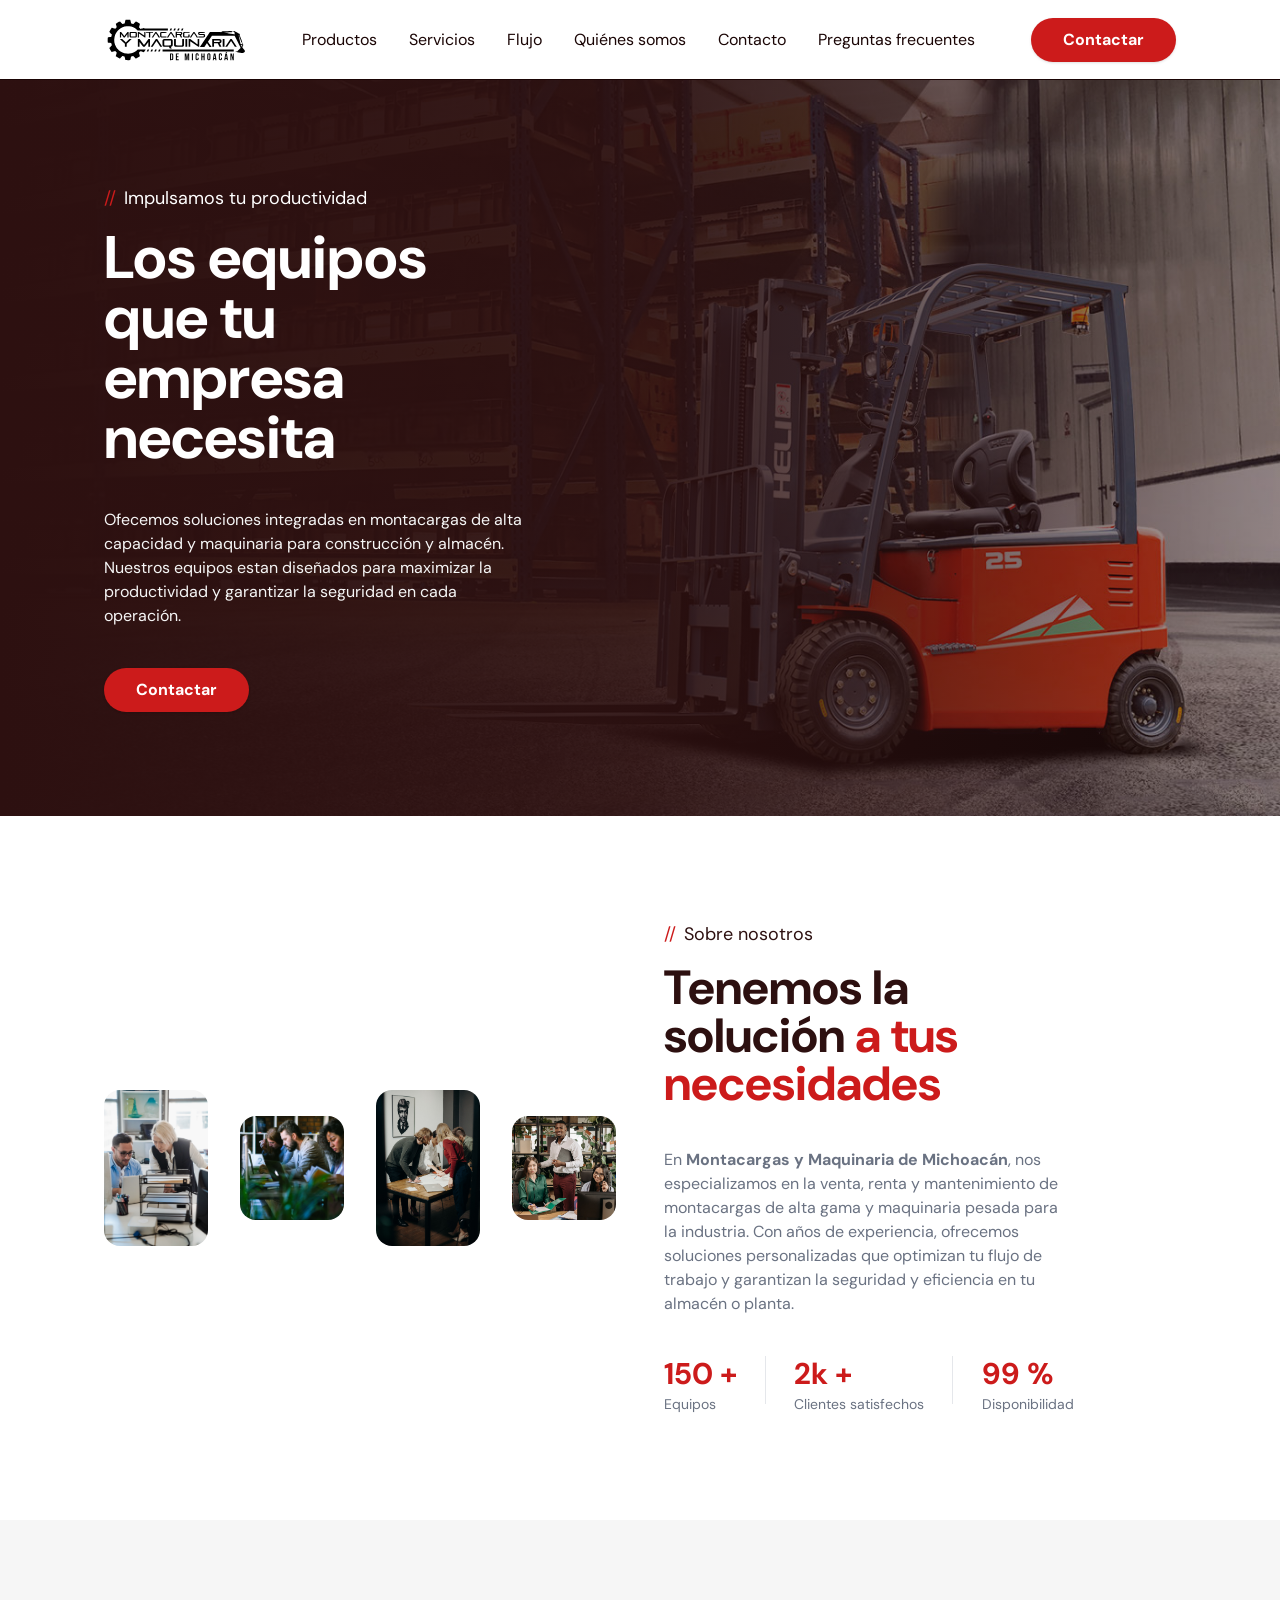
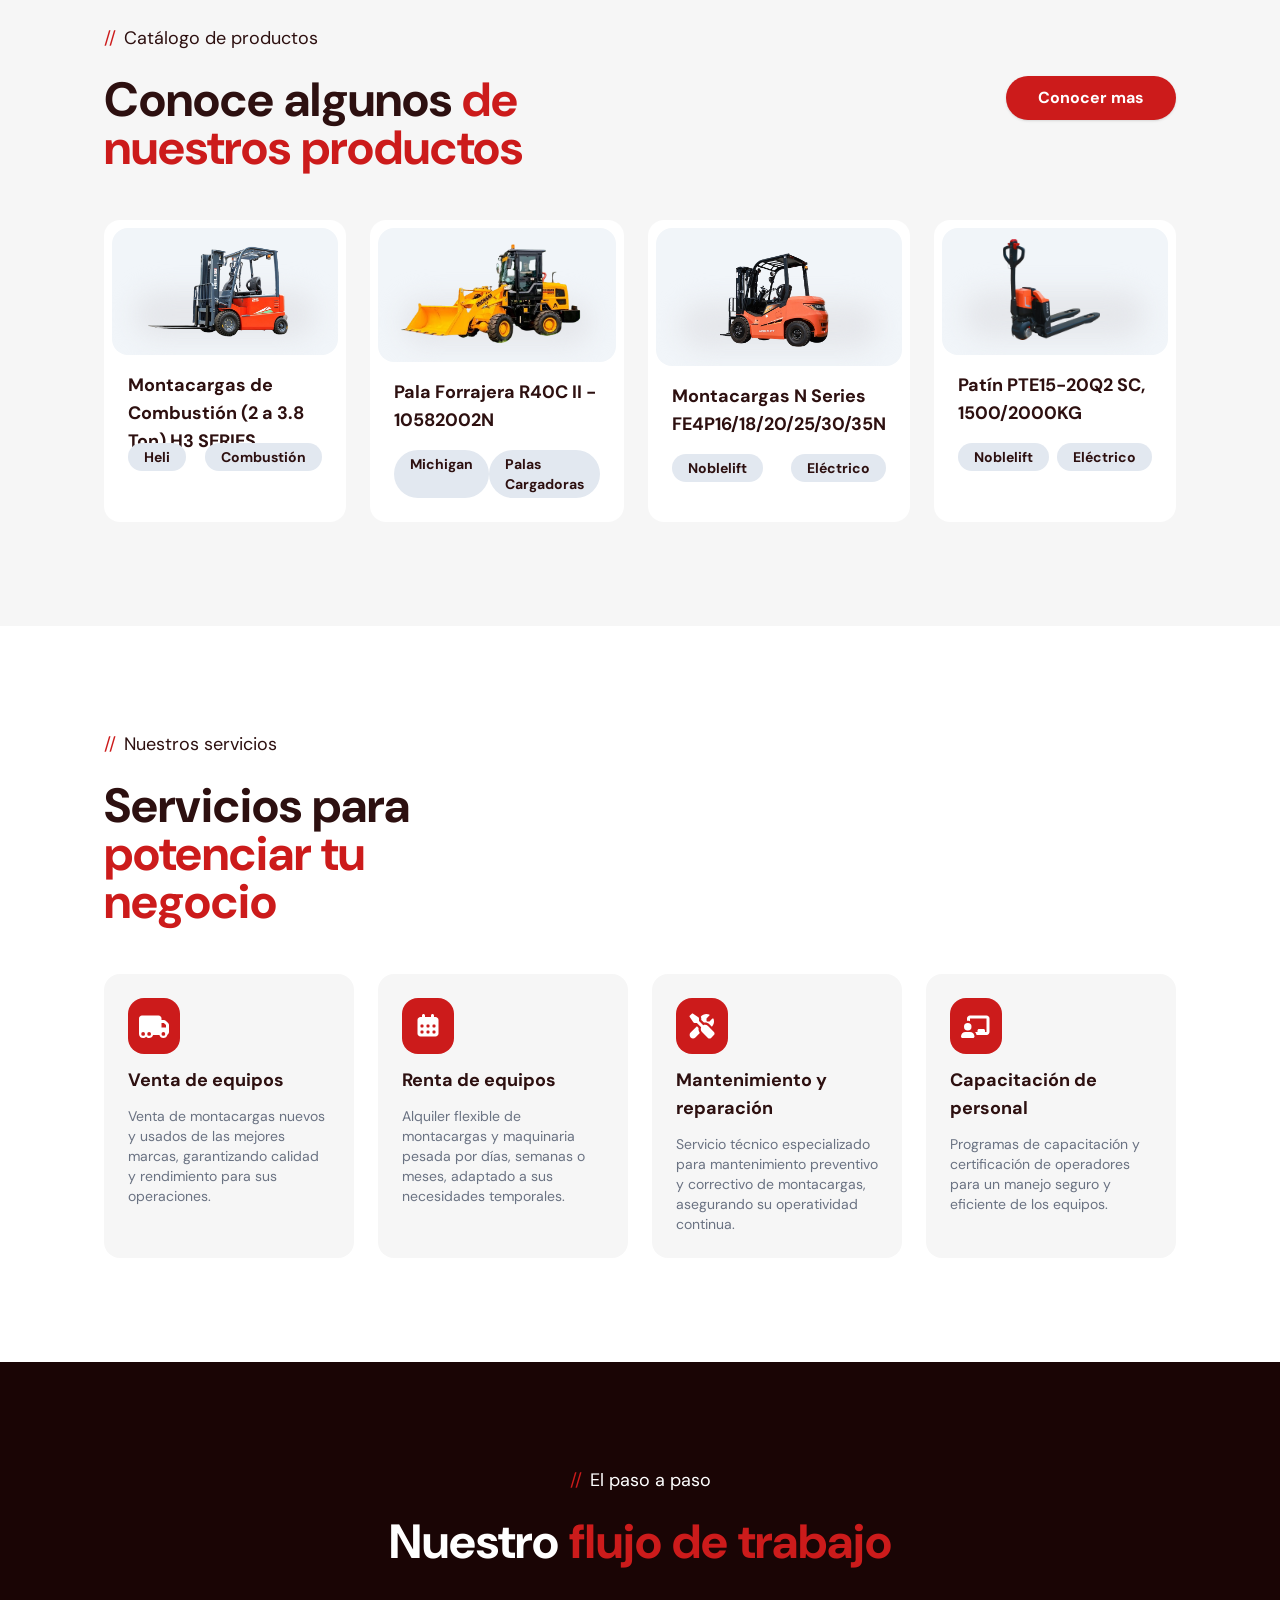
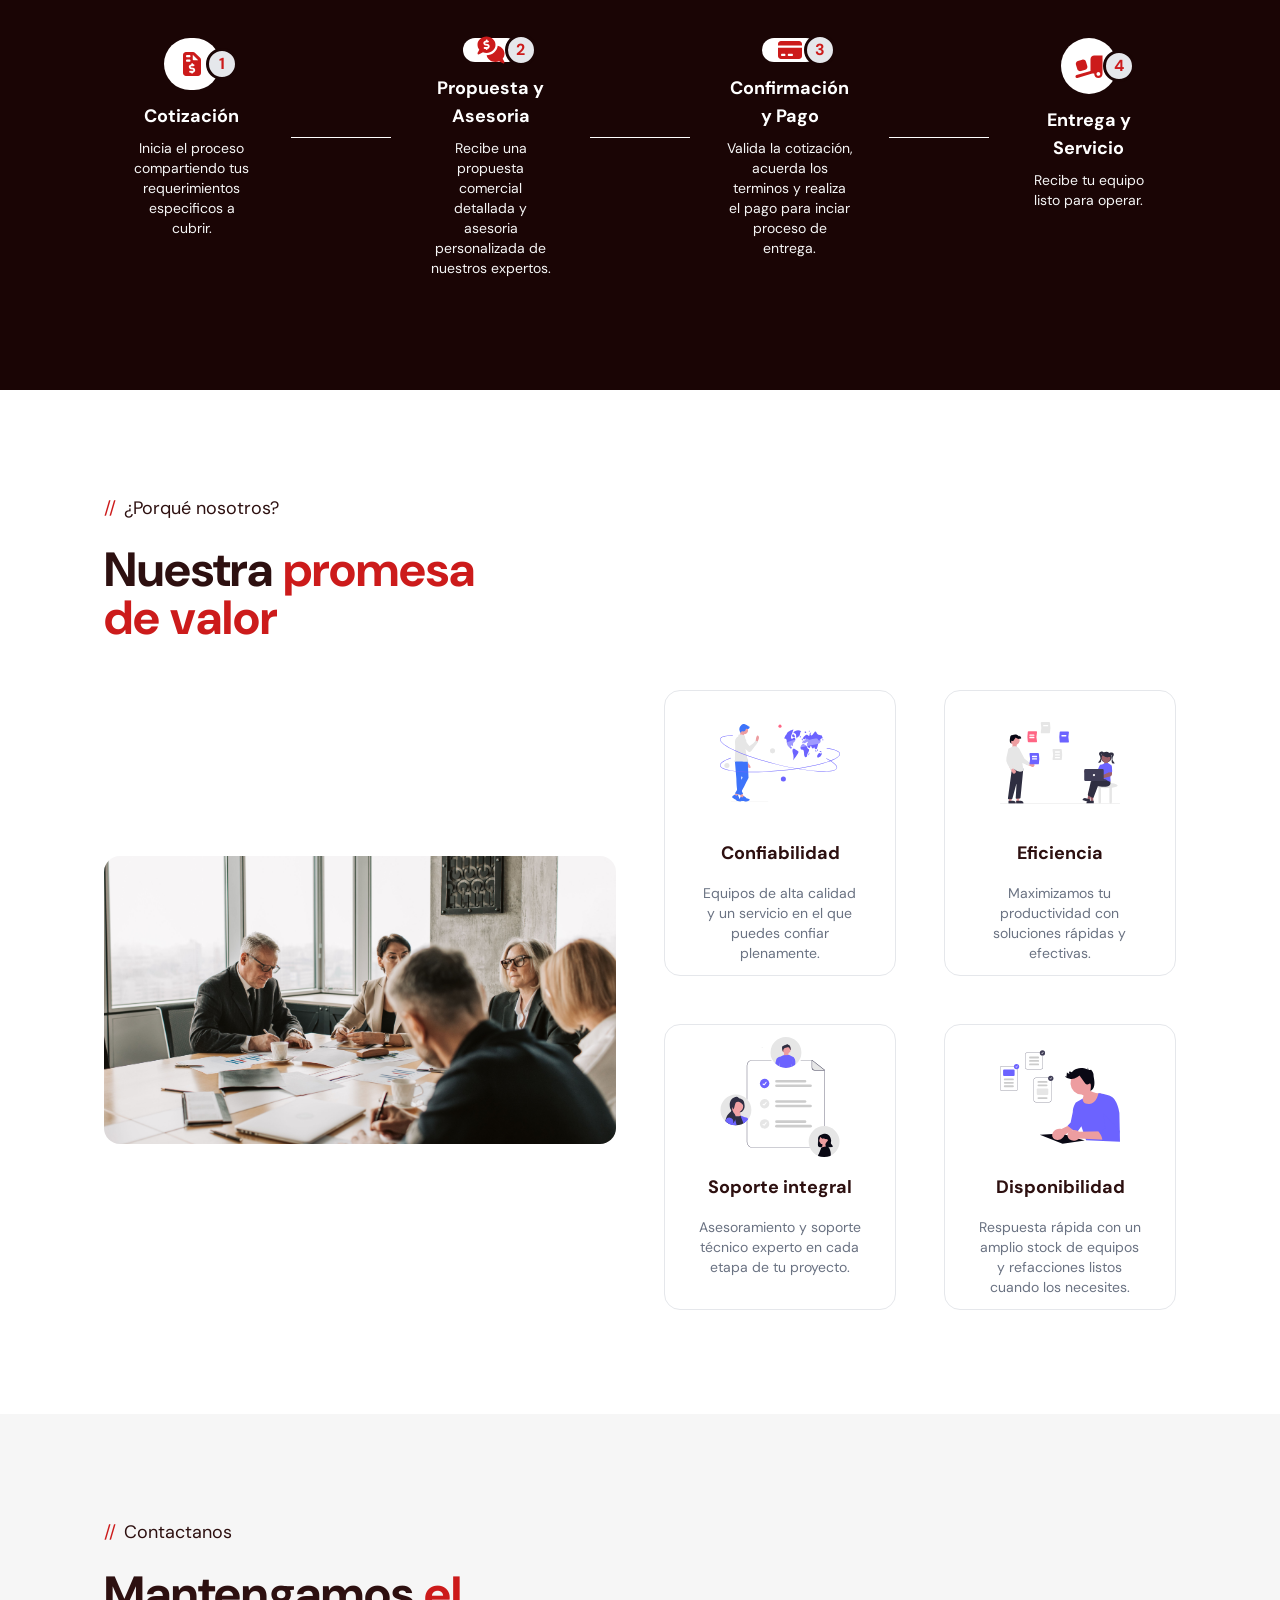
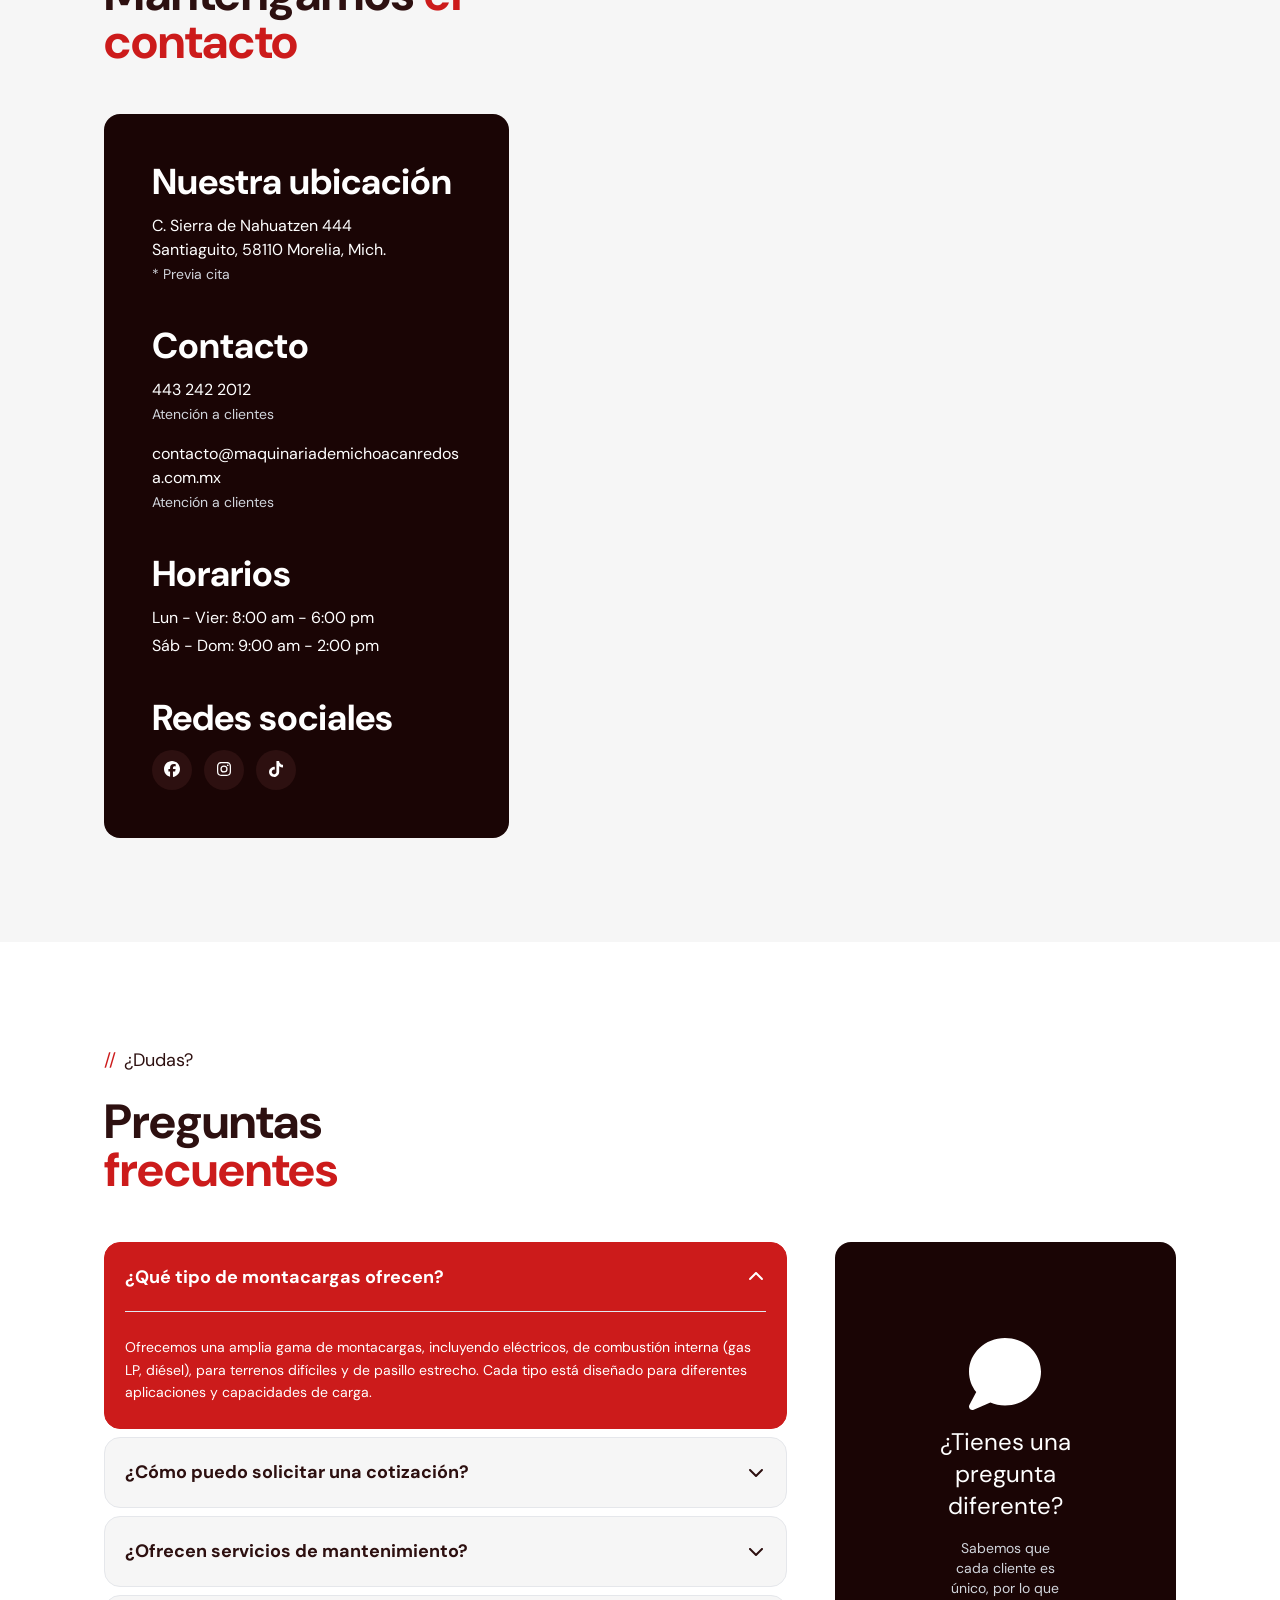
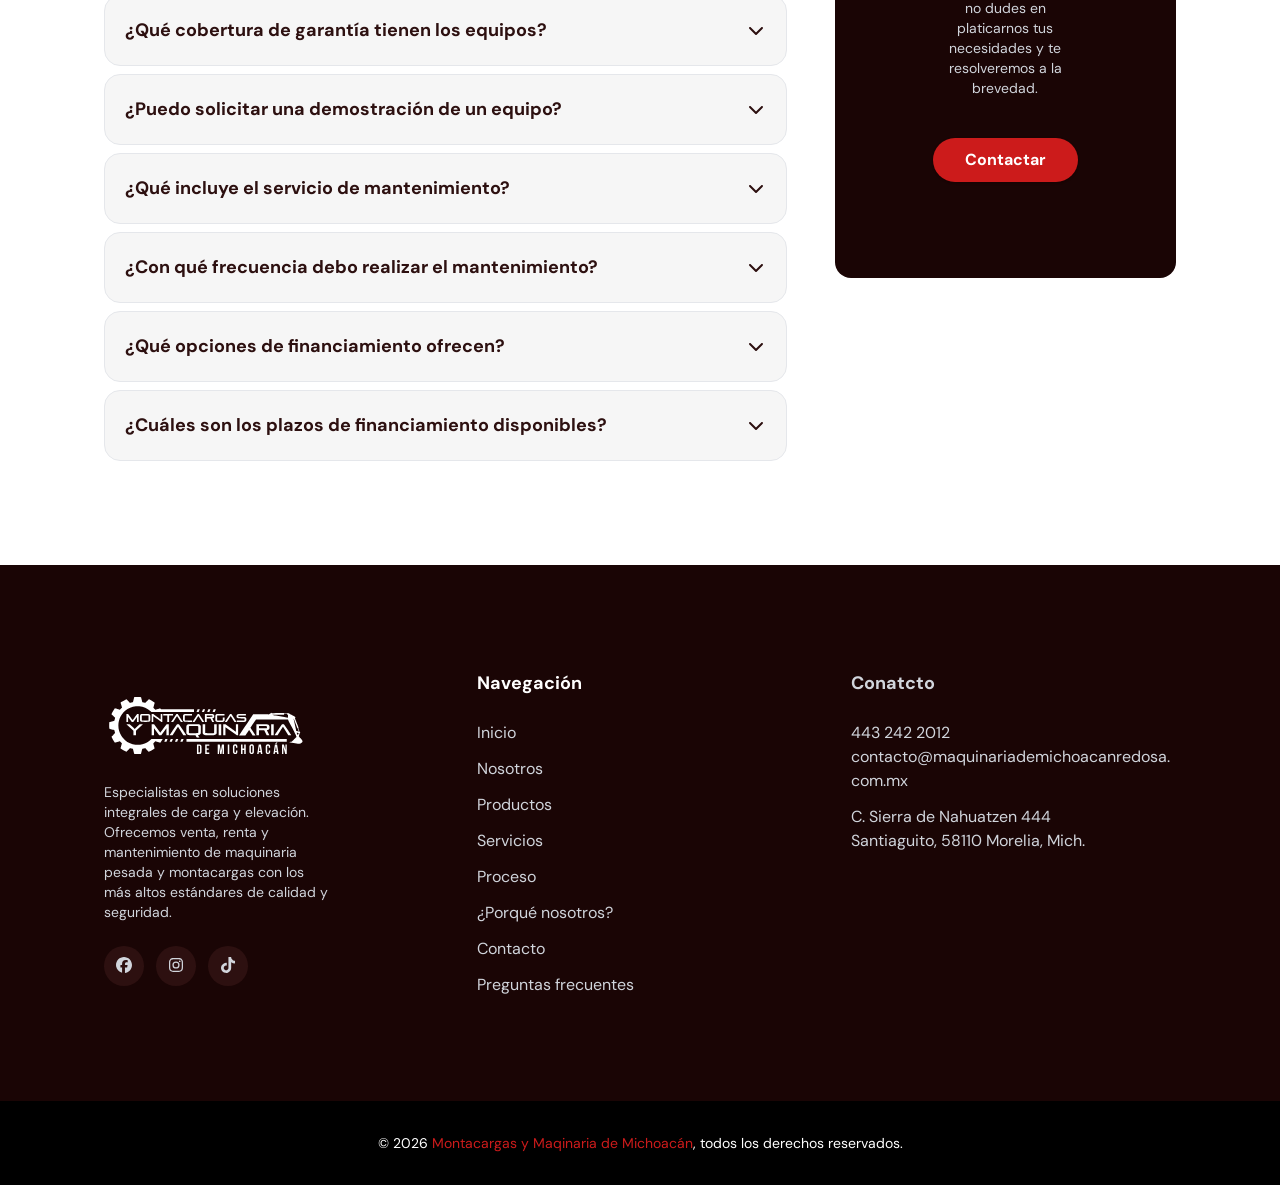
<file: index.html>
<!doctype html>
<html lang="en">
  <head>
    <meta charset="UTF-8" />

    <link
      rel="apple-touch-icon"
      sizes="57x57"
      href="/favicon/apple-icon-57x57.png"
    />
    <link
      rel="apple-touch-icon"
      sizes="60x60"
      href="/favicon/apple-icon-60x60.png"
    />
    <link
      rel="apple-touch-icon"
      sizes="72x72"
      href="/favicon/apple-icon-72x72.png"
    />
    <link
      rel="apple-touch-icon"
      sizes="76x76"
      href="/favicon/apple-icon-76x76.png"
    />
    <link
      rel="apple-touch-icon"
      sizes="114x114"
      href="/favicon/apple-icon-114x114.png"
    />
    <link
      rel="apple-touch-icon"
      sizes="120x120"
      href="/favicon/apple-icon-120x120.png"
    />
    <link
      rel="apple-touch-icon"
      sizes="144x144"
      href="/favicon/apple-icon-144x144.png"
    />
    <link
      rel="apple-touch-icon"
      sizes="152x152"
      href="/favicon/apple-icon-152x152.png"
    />
    <link
      rel="apple-touch-icon"
      sizes="180x180"
      href="/favicon/apple-icon-180x180.png"
    />
    <link
      rel="icon"
      type="image/png"
      sizes="192x192"
      href="/favicon/android-icon-192x192.png"
    />
    <link
      rel="icon"
      type="image/png"
      sizes="32x32"
      href="/favicon/favicon-32x32.png"
    />
    <link
      rel="icon"
      type="image/png"
      sizes="96x96"
      href="/favicon/favicon-96x96.png"
    />
    <link
      rel="icon"
      type="image/png"
      sizes="16x16"
      href="/favicon/favicon-16x16.png"
    />
    <link rel="manifest" href="/favicon/manifest.json" />
    <meta name="msapplication-TileColor" content="#ffffff" />
    <meta name="msapplication-TileImage" content="/ms-icon-144x144.png" />
    <meta name="theme-color" content="#ffffff" />
    <link
      rel="stylesheet"
      href="https://fonts.googleapis.com/css2?family=Material+Symbols+Outlined:opsz,wght,FILL,GRAD@20..48,100..700,0..1,-50..200"
    />
    <meta name="viewport" content="width=device-width, initial-scale=1.0" />

    <!-- Meta Tags Básicos -->
    <meta
      name="description"
      content="Venta, renta, capacitación y mantenimeinto de equipos de montacargas y maquinaria pesada."
    />
    <meta
      name="keywords"
      content="Maquinaria, Montacargas, Heli, Michigan, Hanomag, Noblelift, Michoacán, Morelia, Patines"
    />
    <meta name="author" content="Montacargas y maquinaria de Michoacán" />
    <!-- Canonical URL -->
    <link rel="canonical" href="https://maquinariademichoacanredosa.com.mx/" />

    <!-- Open Graph / Facebook -->
    <meta property="og:type" content="website" />
    <meta
      property="og:url"
      content="https://maquinariademichoacanredosa.com.mx/"
    />
    <meta
      property="og:title"
      content="Montacargas y Maquinaria de Michcoacán"
    />
    <meta
      property="og:description"
      content="Venta, renta, capacitación y mantenimeinto de equipos de montacargas y maquinaria pesada"
    />
    <meta
      property="og:image"
      content="https://maquinariademichoacanredosa.com.mx/"
    />
    <meta property="og:locale" content="es_MX" />

    <!-- Twitter Card -->
    <meta name="twitter:card" content="summary_large_image" />
    <meta
      name="twitter:url"
      content="https://maquinariademichoacanredosa.com.mx/"
    />
    <meta
      name="twitter:title"
      content="Montacargas y Maquinaria de Michoacán"
    />
    <meta
      name="twitter:description"
      content="Venta, renta, capacitación y mantenimeinto de equipos de montacargas y maquinaria pesada"
    />
    <meta
      name="twitter:image"
      content="https://maquinariademichoacanredosa.com.mx/"
    />

    <!-- Favicon -->
    <link rel="icon" type="image/svg+xml" href="/favicon.png" />
    <link rel="apple-touch-icon" href="/apple-touch-icon.png" />

    <!-- Robots -->
    <meta name="robots" content="index, follow" />
    <title>MM De Michoacán</title>
    <script type="module" crossorigin src="/assets/index-CwBnIhEj.js"></script>
    <link rel="stylesheet" crossorigin href="/assets/index-GcIn9LvR.css" />
  </head>
  <body>
    <div id="root"></div>
  </body>
</html>
</file>
<file: assets/index-GcIn9LvR.css>
/*! tailwindcss v4.3.1 | MIT License | https://tailwindcss.com */
@layer properties{@supports (((-webkit-hyphens:none)) and (not (margin-trim:inline))) or ((-moz-orient:inline) and (not (color:rgb(from red r g b)))){*,:before,:after,::backdrop{--tw-translate-x:0;--tw-translate-y:0;--tw-translate-z:0;--tw-scale-x:1;--tw-scale-y:1;--tw-scale-z:1;--tw-rotate-x:initial;--tw-rotate-y:initial;--tw-rotate-z:initial;--tw-skew-x:initial;--tw-skew-y:initial;--tw-border-style:solid;--tw-gradient-position:initial;--tw-gradient-from:#0000;--tw-gradient-via:#0000;--tw-gradient-to:#0000;--tw-gradient-stops:initial;--tw-gradient-via-stops:initial;--tw-gradient-from-position:0%;--tw-gradient-via-position:50%;--tw-gradient-to-position:100%;--tw-leading:initial;--tw-font-weight:initial;--tw-shadow:0 0 #0000;--tw-shadow-color:initial;--tw-shadow-alpha:100%;--tw-inset-shadow:0 0 #0000;--tw-inset-shadow-color:initial;--tw-inset-shadow-alpha:100%;--tw-ring-color:initial;--tw-ring-shadow:0 0 #0000;--tw-inset-ring-color:initial;--tw-inset-ring-shadow:0 0 #0000;--tw-ring-inset:initial;--tw-ring-offset-width:0px;--tw-ring-offset-color:#fff;--tw-ring-offset-shadow:0 0 #0000;--tw-blur:initial;--tw-brightness:initial;--tw-contrast:initial;--tw-grayscale:initial;--tw-hue-rotate:initial;--tw-invert:initial;--tw-opacity:initial;--tw-saturate:initial;--tw-sepia:initial;--tw-drop-shadow:initial;--tw-drop-shadow-color:initial;--tw-drop-shadow-alpha:100%;--tw-drop-shadow-size:initial;--tw-duration:initial;--tw-ease:initial;--tw-content:""}}}@layer theme{:root,:host{--font-sans:ui-sans-serif, system-ui, sans-serif, "Apple Color Emoji", "Segoe UI Emoji", "Segoe UI Symbol", "Noto Color Emoji";--font-mono:ui-monospace, SFMono-Regular, Menlo, Monaco, Consolas, "Liberation Mono", "Courier New", monospace;--color-indigo-500:oklch(58.5% .233 277.117);--color-slate-100:oklch(96.8% .007 247.896);--color-slate-200:oklch(92.9% .013 255.508);--color-gray-50:oklch(98.5% .002 247.839);--color-gray-200:oklch(92.8% .006 264.531);--color-gray-300:oklch(87.2% .01 258.338);--color-gray-500:oklch(55.1% .027 264.364);--color-black:#000;--color-white:#fff;--spacing:.25rem;--text-sm:.875rem;--text-sm--line-height:calc(1.25 / .875);--text-lg:1.125rem;--text-lg--line-height:calc(1.75 / 1.125);--text-2xl:1.5rem;--text-2xl--line-height:calc(2 / 1.5);--text-3xl:1.875rem;--text-3xl--line-height:calc(2.25 / 1.875);--text-4xl:2.25rem;--text-4xl--line-height:calc(2.5 / 2.25);--text-5xl:3rem;--text-5xl--line-height:1;--text-6xl:3.75rem;--text-6xl--line-height:1;--text-7xl:4.5rem;--text-7xl--line-height:1;--font-weight-bold:700;--leading-relaxed:1.625;--radius-2xl:1rem;--ease-in-out:cubic-bezier(.4, 0, .2, 1);--blur-md:12px;--aspect-video:16 / 9;--default-transition-duration:.15s;--default-transition-timing-function:cubic-bezier(.4, 0, .2, 1);--default-font-family:var(--font-sans);--default-mono-font-family:var(--font-mono);--color-mw-section-secondary:#1a0505;--color-mw-accent:#cc1b1b;--color-mw-accent-hover:#a81515;--color-mw-primary:#2d1010;--color-mw-secondary:#f6f6f6;--font-dm-sans:"DM Sans"}}@layer base{*,:after,:before,::backdrop{box-sizing:border-box;border:0 solid;margin:0;padding:0}::file-selector-button{box-sizing:border-box;border:0 solid;margin:0;padding:0}html,:host{-webkit-text-size-adjust:100%;tab-size:4;line-height:1.5;font-family:var(--default-font-family,ui-sans-serif, system-ui, sans-serif, "Apple Color Emoji", "Segoe UI Emoji", "Segoe UI Symbol", "Noto Color Emoji");font-feature-settings:var(--default-font-feature-settings,normal);font-variation-settings:var(--default-font-variation-settings,normal);-webkit-tap-highlight-color:transparent}hr{height:0;color:inherit;border-top-width:1px}abbr:where([title]){-webkit-text-decoration:underline dotted;text-decoration:underline dotted}h1,h2,h3,h4,h5,h6{font-size:inherit;font-weight:inherit}a{color:inherit;-webkit-text-decoration:inherit;-webkit-text-decoration:inherit;-webkit-text-decoration:inherit;-webkit-text-decoration:inherit;text-decoration:inherit}b,strong{font-weight:bolder}code,kbd,samp,pre{font-family:var(--default-mono-font-family,ui-monospace, SFMono-Regular, Menlo, Monaco, Consolas, "Liberation Mono", "Courier New", monospace);font-feature-settings:var(--default-mono-font-feature-settings,normal);font-variation-settings:var(--default-mono-font-variation-settings,normal);font-size:1em}small{font-size:80%}sub,sup{vertical-align:baseline;font-size:75%;line-height:0;position:relative}sub{bottom:-.25em}sup{top:-.5em}table{text-indent:0;border-color:inherit;border-collapse:collapse}:-moz-focusring{outline:auto}progress{vertical-align:baseline}summary{display:list-item}ol,ul,menu{list-style:none}img,svg,video,canvas,audio,iframe,embed,object{vertical-align:middle;display:block}img,video{max-width:100%;height:auto}button,input,select,optgroup,textarea{font:inherit;font-feature-settings:inherit;font-variation-settings:inherit;letter-spacing:inherit;color:inherit;opacity:1;background-color:#0000;border-radius:0}::file-selector-button{font:inherit;font-feature-settings:inherit;font-variation-settings:inherit;letter-spacing:inherit;color:inherit;opacity:1;background-color:#0000;border-radius:0}:where(select:is([multiple],[size])) optgroup{font-weight:bolder}:where(select:is([multiple],[size])) optgroup option{padding-inline-start:20px}::file-selector-button{margin-inline-end:4px}::placeholder{opacity:1}@supports (not ((-webkit-appearance:-apple-pay-button))) or (contain-intrinsic-size:1px){::placeholder{color:currentColor}@supports (color:color-mix(in lab, red, red)){::placeholder{color:color-mix(in oklab, currentcolor 50%, transparent)}}}textarea{resize:vertical}::-webkit-search-decoration{-webkit-appearance:none}::-webkit-date-and-time-value{min-height:1lh;text-align:inherit}::-webkit-datetime-edit{display:inline-flex}::-webkit-datetime-edit-fields-wrapper{padding:0}::-webkit-datetime-edit{padding-block:0}::-webkit-datetime-edit-year-field{padding-block:0}::-webkit-datetime-edit-month-field{padding-block:0}::-webkit-datetime-edit-day-field{padding-block:0}::-webkit-datetime-edit-hour-field{padding-block:0}::-webkit-datetime-edit-minute-field{padding-block:0}::-webkit-datetime-edit-second-field{padding-block:0}::-webkit-datetime-edit-millisecond-field{padding-block:0}::-webkit-datetime-edit-meridiem-field{padding-block:0}::-webkit-calendar-picker-indicator{line-height:1}:-moz-ui-invalid{box-shadow:none}button,input:where([type=button],[type=reset],[type=submit]){appearance:button}::file-selector-button{appearance:button}::-webkit-inner-spin-button{height:auto}::-webkit-outer-spin-button{height:auto}[hidden]:where(:not([hidden=until-found])){display:none!important}}@layer components;@layer utilities{.pointer-events-none{pointer-events:none}.visible{visibility:visible}.absolute{position:absolute}.relative{position:relative}.inset-0{inset:0}.top-1\/12{top:8.33333%}.top-20{top:calc(var(--spacing) * 20)}.right-\[10\%\]{right:10%}.bottom-4{bottom:calc(var(--spacing) * 4)}.bottom-12\.5{bottom:calc(var(--spacing) * 12.5)}.left-0{left:0}.left-1\/2{left:50%}.left-1\/12{left:8.33333%}.z-0{z-index:0}.z-1{z-index:1}.z-10{z-index:10}.z-50{z-index:50}.col-span-1{grid-column:span 1/span 1}.container{width:100%}@media (width>=40rem){.container{max-width:40rem}}@media (width>=48rem){.container{max-width:48rem}}@media (width>=64rem){.container{max-width:64rem}}@media (width>=80rem){.container{max-width:80rem}}@media (width>=96rem){.container{max-width:96rem}}.m-2628{margin:calc(var(--spacing) * 2628)}.mx-auto{margin-inline:auto}.my-6{margin-block:calc(var(--spacing) * 6)}.mt-3{margin-top:calc(var(--spacing) * 3)}.mt-6{margin-top:calc(var(--spacing) * 6)}.mb-1{margin-bottom:var(--spacing)}.mb-4{margin-bottom:calc(var(--spacing) * 4)}.mb-6{margin-bottom:calc(var(--spacing) * 6)}.block{display:block}.flex{display:flex}.grid{display:grid}.hidden{display:none}.aspect-square{aspect-ratio:1}.aspect-video{aspect-ratio:var(--aspect-video)}.h-0\.5{height:calc(var(--spacing) * .5)}.h-4{height:calc(var(--spacing) * 4)}.h-6{height:calc(var(--spacing) * 6)}.h-10{height:calc(var(--spacing) * 10)}.h-11{height:calc(var(--spacing) * 11)}.h-12{height:calc(var(--spacing) * 12)}.h-14{height:calc(var(--spacing) * 14)}.h-15{height:calc(var(--spacing) * 15)}.h-20{height:calc(var(--spacing) * 20)}.h-30{height:calc(var(--spacing) * 30)}.h-75{height:calc(var(--spacing) * 75)}.h-\[80\%\]{height:80%}.h-full{height:100%}.max-h-0{max-height:0}.max-h-125{max-height:calc(var(--spacing) * 125)}.min-h-svh{min-height:100svh}.w-4{width:calc(var(--spacing) * 4)}.w-6{width:calc(var(--spacing) * 6)}.w-10{width:calc(var(--spacing) * 10)}.w-13{width:calc(var(--spacing) * 13)}.w-14{width:calc(var(--spacing) * 14)}.w-30{width:calc(var(--spacing) * 30)}.w-50{width:calc(var(--spacing) * 50)}.w-75{width:calc(var(--spacing) * 75)}.w-\[70\%\]{width:70%}.w-\[80\%\]{width:80%}.w-full{width:100%}.w-px{width:1px}.flex-1{flex:1}.shrink-0{flex-shrink:0}.-translate-x-1\/2{--tw-translate-x:calc(calc(1 / 2 * 100%) * -1);translate:var(--tw-translate-x) var(--tw-translate-y)}.-translate-y-2{--tw-translate-y:calc(var(--spacing) * -2);translate:var(--tw-translate-x) var(--tw-translate-y)}.translate-y-2{--tw-translate-y:calc(var(--spacing) * 2);translate:var(--tw-translate-x) var(--tw-translate-y)}.scale-150{--tw-scale-x:150%;--tw-scale-y:150%;--tw-scale-z:150%;scale:var(--tw-scale-x) var(--tw-scale-y)}.-rotate-45{rotate:-45deg}.rotate-45{rotate:45deg}.rotate-180{rotate:180deg}.transform{transform:var(--tw-rotate-x,) var(--tw-rotate-y,) var(--tw-rotate-z,) var(--tw-skew-x,) var(--tw-skew-y,)}.cursor-none{cursor:none}.list-none{list-style-type:none}.grid-cols-2{grid-template-columns:repeat(2,minmax(0,1fr))}.grid-rows-\[0fr\]{grid-template-rows:0fr}.grid-rows-\[1fr\]{grid-template-rows:1fr}.flex-col{flex-direction:column}.flex-col-reverse{flex-direction:column-reverse}.flex-wrap{flex-wrap:wrap}.items-center{align-items:center}.items-start{align-items:flex-start}.justify-between{justify-content:space-between}.justify-center{justify-content:center}.justify-start{justify-content:flex-start}.gap-1\.5{gap:calc(var(--spacing) * 1.5)}.gap-2{gap:calc(var(--spacing) * 2)}.gap-3{gap:calc(var(--spacing) * 3)}.gap-4{gap:calc(var(--spacing) * 4)}.gap-6{gap:calc(var(--spacing) * 6)}.gap-8{gap:calc(var(--spacing) * 8)}.gap-10{gap:calc(var(--spacing) * 10)}.gap-12{gap:calc(var(--spacing) * 12)}.overflow-hidden{overflow:hidden}.rounded-2xl{border-radius:var(--radius-2xl)}.rounded-\[60\%_40\%_30\%_70\%\/60\%_30\%_70\%_40\%\]{border-radius:60% 40% 30% 70%/60% 30% 70% 40%}.rounded-full{border-radius:3.40282e38px}.border{border-style:var(--tw-border-style);border-width:1px}.border-t-0{border-top-style:var(--tw-border-style);border-top-width:0}.border-r-0{border-right-style:var(--tw-border-style);border-right-width:0}.border-b{border-bottom-style:var(--tw-border-style);border-bottom-width:1px}.border-b-0{border-bottom-style:var(--tw-border-style);border-bottom-width:0}.border-l-0{border-left-style:var(--tw-border-style);border-left-width:0}.border-gray-200{border-color:var(--color-gray-200)}.border-mw-accent{border-color:var(--color-mw-accent)}.border-mw-section-secondary{border-color:var(--color-mw-section-secondary)}.border-mw-section-secondary\/20{border-color:#1a050533}@supports (color:color-mix(in lab, red, red)){.border-mw-section-secondary\/20{border-color:color-mix(in oklab, var(--color-mw-section-secondary) 20%, transparent)}}.border-t-slate-200{border-top-color:var(--color-slate-200)}.border-b-mw-section-secondary{border-bottom-color:var(--color-mw-section-secondary)}.bg-\[\#000\]{background-color:#000}.bg-black\/30{background-color:#0000004d}@supports (color:color-mix(in lab, red, red)){.bg-black\/30{background-color:color-mix(in oklab, var(--color-black) 30%, transparent)}}.bg-gray-200{background-color:var(--color-gray-200)}.bg-mw-accent{background-color:var(--color-mw-accent)}.bg-mw-accent-hover{background-color:var(--color-mw-accent-hover)}.bg-mw-primary{background-color:var(--color-mw-primary)}.bg-mw-secondary{background-color:var(--color-mw-secondary)}.bg-mw-section-secondary{background-color:var(--color-mw-section-secondary)}.bg-slate-100{background-color:var(--color-slate-100)}.bg-slate-200{background-color:var(--color-slate-200)}.bg-white{background-color:var(--color-white)}.bg-gradient-to-r{--tw-gradient-position:to right in oklab;background-image:linear-gradient(var(--tw-gradient-stops))}.bg-\[url\(\'\/images\/hero\.jpg\'\)\]{background-image:url(/images/hero.jpg)}.from-mw-primary{--tw-gradient-from:var(--color-mw-primary);--tw-gradient-stops:var(--tw-gradient-via-stops,var(--tw-gradient-position), var(--tw-gradient-from) var(--tw-gradient-from-position), var(--tw-gradient-to) var(--tw-gradient-to-position))}.via-mw-primary\/90{--tw-gradient-via:#2d1010e6}@supports (color:color-mix(in lab, red, red)){.via-mw-primary\/90{--tw-gradient-via:color-mix(in oklab, var(--color-mw-primary) 90%, transparent)}}.via-mw-primary\/90{--tw-gradient-via-stops:var(--tw-gradient-position), var(--tw-gradient-from) var(--tw-gradient-from-position), var(--tw-gradient-via) var(--tw-gradient-via-position), var(--tw-gradient-to) var(--tw-gradient-to-position);--tw-gradient-stops:var(--tw-gradient-via-stops)}.to-mw-primary\/40{--tw-gradient-to:#2d101066}@supports (color:color-mix(in lab, red, red)){.to-mw-primary\/40{--tw-gradient-to:color-mix(in oklab, var(--color-mw-primary) 40%, transparent)}}.to-mw-primary\/40{--tw-gradient-stops:var(--tw-gradient-via-stops,var(--tw-gradient-position), var(--tw-gradient-from) var(--tw-gradient-from-position), var(--tw-gradient-to) var(--tw-gradient-to-position))}.bg-cover{background-size:cover}.bg-center{background-position:50%}.bg-no-repeat{background-repeat:no-repeat}.object-contain{object-fit:contain}.object-cover{object-fit:cover}.object-center{object-position:center}.object-top{object-position:top}.p-2{padding:calc(var(--spacing) * 2)}.p-3{padding:calc(var(--spacing) * 3)}.p-4{padding:calc(var(--spacing) * 4)}.p-6{padding:calc(var(--spacing) * 6)}.p-8{padding:calc(var(--spacing) * 8)}.px-4{padding-inline:calc(var(--spacing) * 4)}.px-5{padding-inline:calc(var(--spacing) * 5)}.px-6{padding-inline:calc(var(--spacing) * 6)}.px-8{padding-inline:calc(var(--spacing) * 8)}.py-1{padding-block:var(--spacing)}.py-2{padding-block:calc(var(--spacing) * 2)}.py-5{padding-block:calc(var(--spacing) * 5)}.py-6{padding-block:calc(var(--spacing) * 6)}.py-12{padding-block:calc(var(--spacing) * 12)}.py-26{padding-block:calc(var(--spacing) * 26)}.text-center{text-align:center}.text-start{text-align:start}.text-2xl{font-size:var(--text-2xl);line-height:var(--tw-leading,var(--text-2xl--line-height))}.text-4xl{font-size:var(--text-4xl);line-height:var(--tw-leading,var(--text-4xl--line-height))}.text-5xl{font-size:var(--text-5xl);line-height:var(--tw-leading,var(--text-5xl--line-height))}.text-6xl{font-size:var(--text-6xl);line-height:var(--tw-leading,var(--text-6xl--line-height))}.text-7xl{font-size:var(--text-7xl);line-height:var(--tw-leading,var(--text-7xl--line-height))}.text-lg{font-size:var(--text-lg);line-height:var(--tw-leading,var(--text-lg--line-height))}.text-sm{font-size:var(--text-sm);line-height:var(--tw-leading,var(--text-sm--line-height))}.leading-relaxed{--tw-leading:var(--leading-relaxed);line-height:var(--leading-relaxed)}.font-bold{--tw-font-weight:var(--font-weight-bold);font-weight:var(--font-weight-bold)}.break-all{word-break:break-all}.text-gray-300{color:var(--color-gray-300)}.text-gray-500{color:var(--color-gray-500)}.text-mw-accent{color:var(--color-mw-accent)}.text-mw-primary{color:var(--color-mw-primary)}.text-mw-secondary{color:var(--color-mw-secondary)}.text-mw-section-secondary{color:var(--color-mw-section-secondary)}.text-white{color:var(--color-white)}.opacity-0{opacity:0}.opacity-100{opacity:1}.shadow{--tw-shadow:0 1px 3px 0 var(--tw-shadow-color,#0000001a), 0 1px 2px -1px var(--tw-shadow-color,#0000001a);box-shadow:var(--tw-inset-shadow), var(--tw-inset-ring-shadow), var(--tw-ring-offset-shadow), var(--tw-ring-shadow), var(--tw-shadow)}.blur-md{--tw-blur:blur(var(--blur-md));filter:var(--tw-blur,) var(--tw-brightness,) var(--tw-contrast,) var(--tw-grayscale,) var(--tw-hue-rotate,) var(--tw-invert,) var(--tw-saturate,) var(--tw-sepia,) var(--tw-drop-shadow,)}.invert-100{--tw-invert:invert(100%);filter:var(--tw-blur,) var(--tw-brightness,) var(--tw-contrast,) var(--tw-grayscale,) var(--tw-hue-rotate,) var(--tw-invert,) var(--tw-saturate,) var(--tw-sepia,) var(--tw-drop-shadow,)}.filter{filter:var(--tw-blur,) var(--tw-brightness,) var(--tw-contrast,) var(--tw-grayscale,) var(--tw-hue-rotate,) var(--tw-invert,) var(--tw-saturate,) var(--tw-sepia,) var(--tw-drop-shadow,)}.transition{transition-property:color,background-color,border-color,outline-color,text-decoration-color,fill,stroke,--tw-gradient-from,--tw-gradient-via,--tw-gradient-to,opacity,box-shadow,transform,translate,scale,rotate,filter,-webkit-backdrop-filter,backdrop-filter,display,content-visibility,overlay,pointer-events;transition-timing-function:var(--tw-ease,var(--default-transition-timing-function));transition-duration:var(--tw-duration,var(--default-transition-duration))}.transition-all{transition-property:all;transition-timing-function:var(--tw-ease,var(--default-transition-timing-function));transition-duration:var(--tw-duration,var(--default-transition-duration))}.transition-colors{transition-property:color,background-color,border-color,outline-color,text-decoration-color,fill,stroke,--tw-gradient-from,--tw-gradient-via,--tw-gradient-to;transition-timing-function:var(--tw-ease,var(--default-transition-timing-function));transition-duration:var(--tw-duration,var(--default-transition-duration))}.transition-opacity{transition-property:opacity;transition-timing-function:var(--tw-ease,var(--default-transition-timing-function));transition-duration:var(--tw-duration,var(--default-transition-duration))}.transition-transform{transition-property:transform,translate,scale,rotate;transition-timing-function:var(--tw-ease,var(--default-transition-timing-function));transition-duration:var(--tw-duration,var(--default-transition-duration))}.delay-150{transition-delay:.15s}.duration-150{--tw-duration:.15s;transition-duration:.15s}.duration-200{--tw-duration:.2s;transition-duration:.2s}.duration-300{--tw-duration:.3s;transition-duration:.3s}.ease-in-out{--tw-ease:var(--ease-in-out);transition-timing-function:var(--ease-in-out)}.select-none{-webkit-user-select:none;user-select:none}.after\:absolute:after{content:var(--tw-content);position:absolute}.after\:left-\[75\%\]:after{content:var(--tw-content);left:75%}.after\:z-1:after{content:var(--tw-content);z-index:1}.after\:flex:after{content:var(--tw-content);display:flex}.after\:h-8:after{content:var(--tw-content);height:calc(var(--spacing) * 8)}.after\:w-8:after{content:var(--tw-content);width:calc(var(--spacing) * 8)}.after\:items-center:after{content:var(--tw-content);align-items:center}.after\:justify-center:after{content:var(--tw-content);justify-content:center}.after\:rounded-full:after{content:var(--tw-content);border-radius:3.40282e38px}.after\:border-3:after{content:var(--tw-content);border-style:var(--tw-border-style);border-width:3px}.after\:border-mw-section-secondary:after{content:var(--tw-content);border-color:var(--color-mw-section-secondary)}.after\:bg-gray-200:after{content:var(--tw-content);background-color:var(--color-gray-200)}.after\:font-bold:after{content:var(--tw-content);--tw-font-weight:var(--font-weight-bold);font-weight:var(--font-weight-bold)}.after\:content-\[var\(--step-number\)\]:after{--tw-content:var(--step-number);content:var(--tw-content)}.last\:border-b-0:last-child{border-bottom-style:var(--tw-border-style);border-bottom-width:0}@media (hover:hover){.hover\:cursor-pointer:hover{cursor:pointer}.hover\:bg-gray-50:hover{background-color:var(--color-gray-50)}.hover\:bg-mw-accent-hover:hover{background-color:var(--color-mw-accent-hover)}.hover\:text-mw-accent:hover{color:var(--color-mw-accent)}}.focus\:outline-none:focus{--tw-outline-style:none;outline-style:none}.focus-visible\:ring-2:focus-visible{--tw-ring-shadow:var(--tw-ring-inset,) 0 0 0 calc(2px + var(--tw-ring-offset-width)) var(--tw-ring-color,currentcolor);box-shadow:var(--tw-inset-shadow), var(--tw-inset-ring-shadow), var(--tw-ring-offset-shadow), var(--tw-ring-shadow), var(--tw-shadow)}.focus-visible\:ring-indigo-500:focus-visible{--tw-ring-color:var(--color-indigo-500)}.focus-visible\:ring-offset-2:focus-visible{--tw-ring-offset-width:2px;--tw-ring-offset-shadow:var(--tw-ring-inset,) 0 0 0 var(--tw-ring-offset-width) var(--tw-ring-offset-color)}@media (width>=48rem){.md\:block{display:block}.md\:flex{display:flex}.md\:grid{display:grid}.md\:aspect-auto{aspect-ratio:auto}.md\:aspect-video{aspect-ratio:var(--aspect-video)}.md\:h-12{height:calc(var(--spacing) * 12)}.md\:h-14{height:calc(var(--spacing) * 14)}.md\:h-62{height:calc(var(--spacing) * 62)}.md\:h-px{height:1px}.md\:min-h-\[50vh\]{min-height:50vh}.md\:min-h-\[70vh\]{min-height:70vh}.md\:w-13{width:calc(var(--spacing) * 13)}.md\:w-25{width:calc(var(--spacing) * 25)}.md\:w-\[40\%\]{width:40%}.md\:w-\[80\%\]{width:80%}.md\:w-full{width:100%}.md\:flex-1{flex:1}.md\:flex-2{flex:2}.md\:grid-cols-2{grid-template-columns:repeat(2,minmax(0,1fr))}.md\:grid-cols-4{grid-template-columns:repeat(4,minmax(0,1fr))}.md\:grid-rows-2{grid-template-rows:repeat(2,minmax(0,1fr))}.md\:flex-col{flex-direction:column}.md\:flex-row{flex-direction:row}.md\:items-center{align-items:center}.md\:justify-around{justify-content:space-around}.md\:gap-3{gap:calc(var(--spacing) * 3)}.md\:p-6{padding:calc(var(--spacing) * 6)}.md\:p-12{padding:calc(var(--spacing) * 12)}.md\:p-24{padding:calc(var(--spacing) * 24)}.md\:px-26{padding-inline:calc(var(--spacing) * 26)}.md\:py-26{padding-block:calc(var(--spacing) * 26)}.md\:text-center{text-align:center}.md\:text-start{text-align:start}.md\:text-3xl{font-size:var(--text-3xl);line-height:var(--tw-leading,var(--text-3xl--line-height))}}@media (width>=64rem){.lg\:block{display:block}.lg\:hidden{display:none}}}@font-face{font-family:DM Sans;font-style:normal;font-weight:400 700;font-display:swap;src:url(/assets/DMSans-VariableFont_opsz_wght-D_B5dL4R.ttf)format("truetype-variations")}body{background-color:var(--color-white);font-family:var(--font-dm-sans);color:var(--color-mw-primary)}@property --tw-translate-x{syntax:"*";inherits:false;initial-value:0}@property --tw-translate-y{syntax:"*";inherits:false;initial-value:0}@property --tw-translate-z{syntax:"*";inherits:false;initial-value:0}@property --tw-scale-x{syntax:"*";inherits:false;initial-value:1}@property --tw-scale-y{syntax:"*";inherits:false;initial-value:1}@property --tw-scale-z{syntax:"*";inherits:false;initial-value:1}@property --tw-rotate-x{syntax:"*";inherits:false}@property --tw-rotate-y{syntax:"*";inherits:false}@property --tw-rotate-z{syntax:"*";inherits:false}@property --tw-skew-x{syntax:"*";inherits:false}@property --tw-skew-y{syntax:"*";inherits:false}@property --tw-border-style{syntax:"*";inherits:false;initial-value:solid}@property --tw-gradient-position{syntax:"*";inherits:false}@property --tw-gradient-from{syntax:"<color>";inherits:false;initial-value:#0000}@property --tw-gradient-via{syntax:"<color>";inherits:false;initial-value:#0000}@property --tw-gradient-to{syntax:"<color>";inherits:false;initial-value:#0000}@property --tw-gradient-stops{syntax:"*";inherits:false}@property --tw-gradient-via-stops{syntax:"*";inherits:false}@property --tw-gradient-from-position{syntax:"<length-percentage>";inherits:false;initial-value:0%}@property --tw-gradient-via-position{syntax:"<length-percentage>";inherits:false;initial-value:50%}@property --tw-gradient-to-position{syntax:"<length-percentage>";inherits:false;initial-value:100%}@property --tw-leading{syntax:"*";inherits:false}@property --tw-font-weight{syntax:"*";inherits:false}@property --tw-shadow{syntax:"*";inherits:false;initial-value:0 0 #0000}@property --tw-shadow-color{syntax:"*";inherits:false}@property --tw-shadow-alpha{syntax:"<percentage>";inherits:false;initial-value:100%}@property --tw-inset-shadow{syntax:"*";inherits:false;initial-value:0 0 #0000}@property --tw-inset-shadow-color{syntax:"*";inherits:false}@property --tw-inset-shadow-alpha{syntax:"<percentage>";inherits:false;initial-value:100%}@property --tw-ring-color{syntax:"*";inherits:false}@property --tw-ring-shadow{syntax:"*";inherits:false;initial-value:0 0 #0000}@property --tw-inset-ring-color{syntax:"*";inherits:false}@property --tw-inset-ring-shadow{syntax:"*";inherits:false;initial-value:0 0 #0000}@property --tw-ring-inset{syntax:"*";inherits:false}@property --tw-ring-offset-width{syntax:"<length>";inherits:false;initial-value:0}@property --tw-ring-offset-color{syntax:"*";inherits:false;initial-value:#fff}@property --tw-ring-offset-shadow{syntax:"*";inherits:false;initial-value:0 0 #0000}@property --tw-blur{syntax:"*";inherits:false}@property --tw-brightness{syntax:"*";inherits:false}@property --tw-contrast{syntax:"*";inherits:false}@property --tw-grayscale{syntax:"*";inherits:false}@property --tw-hue-rotate{syntax:"*";inherits:false}@property --tw-invert{syntax:"*";inherits:false}@property --tw-opacity{syntax:"*";inherits:false}@property --tw-saturate{syntax:"*";inherits:false}@property --tw-sepia{syntax:"*";inherits:false}@property --tw-drop-shadow{syntax:"*";inherits:false}@property --tw-drop-shadow-color{syntax:"*";inherits:false}@property --tw-drop-shadow-alpha{syntax:"<percentage>";inherits:false;initial-value:100%}@property --tw-drop-shadow-size{syntax:"*";inherits:false}@property --tw-duration{syntax:"*";inherits:false}@property --tw-ease{syntax:"*";inherits:false}@property --tw-content{syntax:"*";inherits:false;initial-value:""}
</file>
